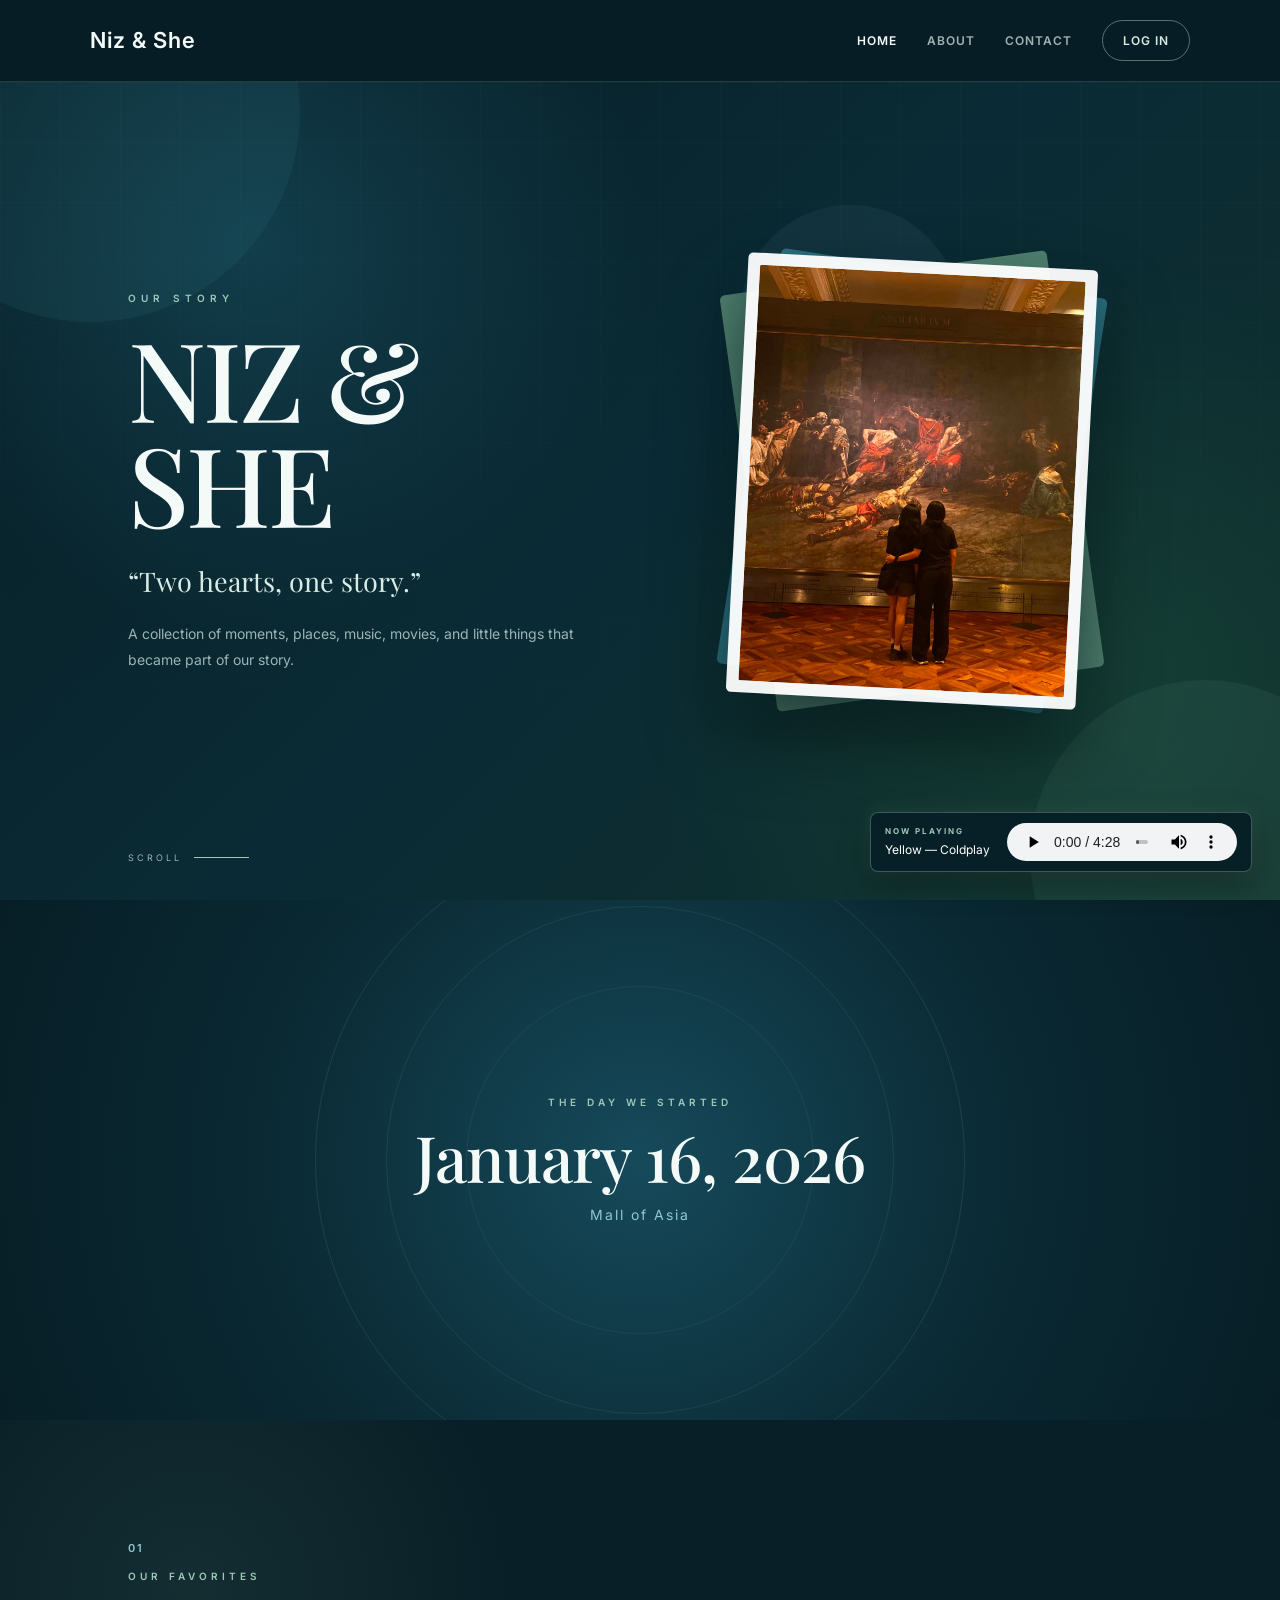
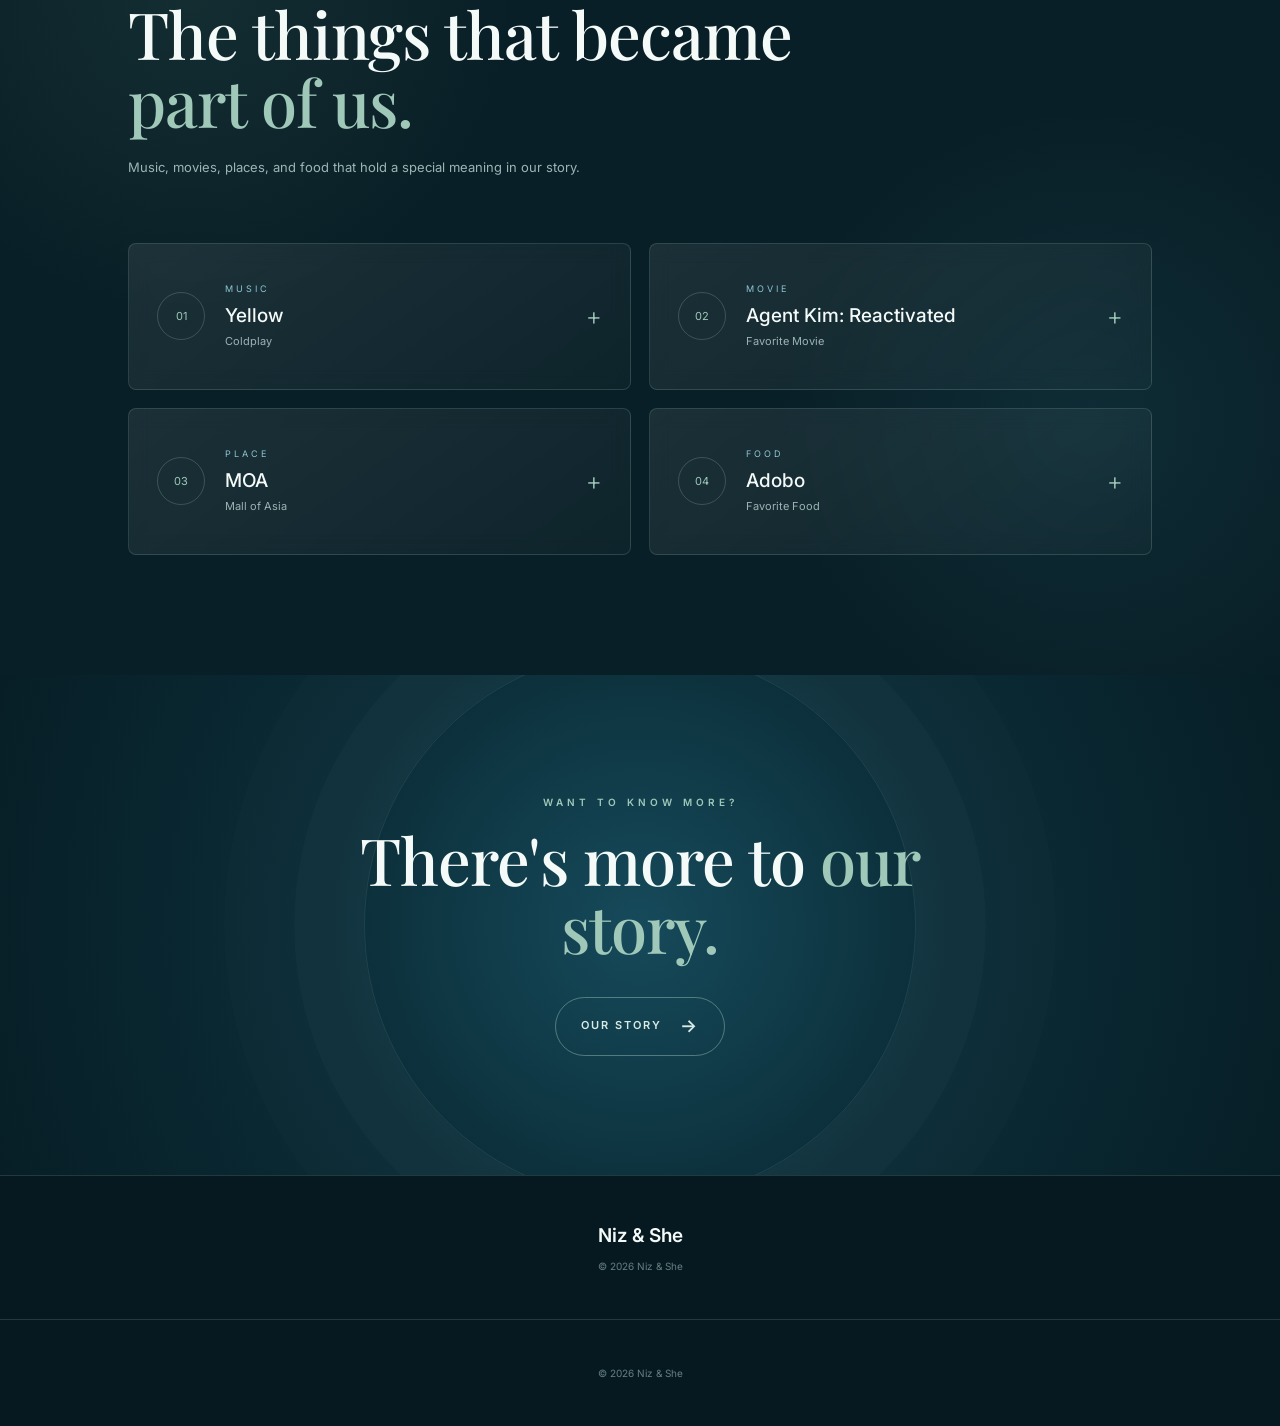
<file: index.html>
<!DOCTYPE html>
<html lang="en">

<head>
    <meta charset="UTF-8">
    <meta name="viewport" content="width=device-width, initial-scale=1.0">

    <title>Niz & She | Home</title>

    <link rel="stylesheet" href="style.css">
</head>

<body>

    <!-- NAVIGATION -->
    <header class="navbar">

        <a href="index.html" class="logo">
            Niz & She
        </a>

        <nav>
            <a href="index.html" class="active">Home</a>
            <a href="about.html">About</a>
            <a href="contact.html">Contact</a>
            <a href="login.html" class="nav-button">Log In</a>
        </nav>

    </header>


    <main>

        <!-- =========================
             CINEMATIC HERO
        ========================== -->

        <section class="cinematic-hero">

            <div class="bg-orb orb-one"></div>
            <div class="bg-orb orb-two"></div>
            <div class="bg-orb orb-three"></div>

            <div class="grid-background"></div>

            <div class="hero-content">

                <p class="eyebrow">
                   Our Story
                </p>

                <h1>
                    NIZ & SHE
                </h1>

                <h2>
                    “Two hearts, one story.”
                </h2>

                <p class="hero-description">
                    A collection of moments, places, music, movies,
                    and little things that became part of our story.
                </p>

            </div>


            <!-- MAIN PHOTO -->

            <div class="hero-photo-wrapper">

                <div class="photo-back green-card"></div>

                <div class="photo-back blue-card"></div>

                <div class="hero-photo">

                    <!-- CHANGE IMAGE HERE -->
                    <img src="us.jpg" alt="Niz and She">

                </div>

            </div>


            <div class="scroll-indicator">

                <span>SCROLL</span>

                <div class="scroll-line"></div>

            </div>

        </section>


        <!-- =========================
             THE DAY WE STARTED
        ========================== -->

        <section class="date-section">

            <div class="date-background"></div>

            <div class="date-content">

                <p class="section-label">
                    THE DAY WE STARTED
                </p>

                <h2>
                    January 16, 2026
                </h2>

                <p class="location">
                    Mall of Asia
                </p>

            </div>

        </section>


        <!-- =========================
             FAVORITES
        ========================== -->

        <section class="favorites-section">

            <div class="favorites-heading">

                <p class="section-number">
                    01
                </p>

                <p class="section-label">
                    OUR FAVORITES
                </p>

                <h2>
                    The things that became
                    <span>part of us.</span>
                </h2>

                <p>
                    Music, movies, places, and food that hold
                    a special meaning in our story.
                </p>

            </div>


            <div class="favorites-grid">


                <!-- SONG -->

                <details class="favorite-card">

                    <summary>

                        <div class="card-number">
                            01
                        </div>

                        <div class="card-title">

                            <small>
                                MUSIC
                            </small>

                            <h3>
                                Yellow
                            </h3>

                            <p>
                                Coldplay
                            </p>

                        </div>

                        <div class="card-arrow">
                            +
                        </div>

                    </summary>


                    <div class="favorite-details">

                        <div class="favorite-image">

                            <img
                                src="song.jpg"
                                alt="Yellow by Coldplay">

                        </div>

                        <div class="favorite-text">

                            <h3>
                                Yellow
                            </h3>

                            <p>
                                We love this song because its soft,
                                glowing melody reminds us that no matter
                                how big the universe is, we are each
                                other's bright light.
                            </p>

                        </div>

                    </div>

                </details>


                <!-- MOVIE -->

                <details class="favorite-card">

                    <summary>

                        <div class="card-number">
                            02
                        </div>

                        <div class="card-title">

                            <small>
                                MOVIE
                            </small>

                            <h3>
                                Agent Kim: Reactivated
                            </h3>

                            <p>
                                Favorite Movie
                            </p>

                        </div>

                        <div class="card-arrow">
                            +
                        </div>

                    </summary>


                    <div class="favorite-details">

                        <div class="favorite-image">

                            <img
                                src="movie.jpg"
                                alt="Agent Kim Reactivated">

                        </div>

                        <div class="favorite-text">

                            <h3>
                                Agent Kim: Reactivated
                            </h3>

                            <p>
                                We love it because its action and
                                excitement remind us that we can always
                                be each other's safe place.
                            </p>

                        </div>

                    </div>

                </details>


                <!-- PLACE -->

                <details class="favorite-card">

                    <summary>

                        <div class="card-number">
                            03
                        </div>

                        <div class="card-title">

                            <small>
                                PLACE
                            </small>

                            <h3>
                                MOA
                            </h3>

                            <p>
                                Mall of Asia
                            </p>

                        </div>

                        <div class="card-arrow">
                            +
                        </div>

                    </summary>


                    <div class="favorite-details">

                        <div class="favorite-image">

                            <img
                                src="moa.jpg"
                                alt="Mall of Asia">

                        </div>

                        <div class="favorite-text">

                            <h3>
                                Mall of Asia
                            </h3>

                            <p>
                                This place is special because
                                it is where our story began.
                            </p>

                        </div>

                    </div>

                </details>


                <!-- FOOD -->

                <details class="favorite-card">

                    <summary>

                        <div class="card-number">
                            04
                        </div>

                        <div class="card-title">

                            <small>
                                FOOD
                            </small>

                            <h3>
                                Adobo
                            </h3>

                            <p>
                                Favorite Food
                            </p>

                        </div>

                        <div class="card-arrow">
                            +
                        </div>

                    </summary>


                    <div class="favorite-details">

                        <div class="favorite-image">

                            <img
                                src="adobo.jpg"
                                alt="Adobo">

                        </div>

                        <div class="favorite-text">

                            <h3>
                                Adobo
                            </h3>

                            <p>
                                We love adobo because its comforting
                                and familiar taste reminds us of the
                                comfort we find in each other.
                            </p>

                        </div>

                    </div>

                </details>

            </div>

        </section>


        <!-- =========================
             ABOUT LINK
        ========================== -->

        <section class="story-link-section">

            <div class="story-link-content">

                <p class="section-label">
                    WANT TO KNOW MORE?
                </p>

                <h2>
                    There's more to
                    <span>our story.</span>
                </h2>

                <a href="about.html" class="story-button">
                    OUR STORY
                    <span>→</span>
                </a>

            </div>

        </section>

    </main>


    <!-- FOOTER -->

    <footer>

        <div class="footer-logo">
            Niz & She
        </div>

        <p>
            © 2026 Niz & She
        </p>

    </footer>

        </section>

    <footer>
        <p>© 2026 Niz & She</p>
    </footer>


    <!-- CINEMATIC MUSIC PLAYER -->

    <div class="music-player">

        <div class="music-info">

            <span class="music-label">
                NOW PLAYING
            </span>

            <span class="music-title">
                Yellow — Coldplay
            </span>

        </div>

        <audio controls loop>
            <source src="yellow.mp3" type="audio/mpeg">
            Your browser does not support the audio element.
        </audio>

    </div>

</body>

</html>
</file>
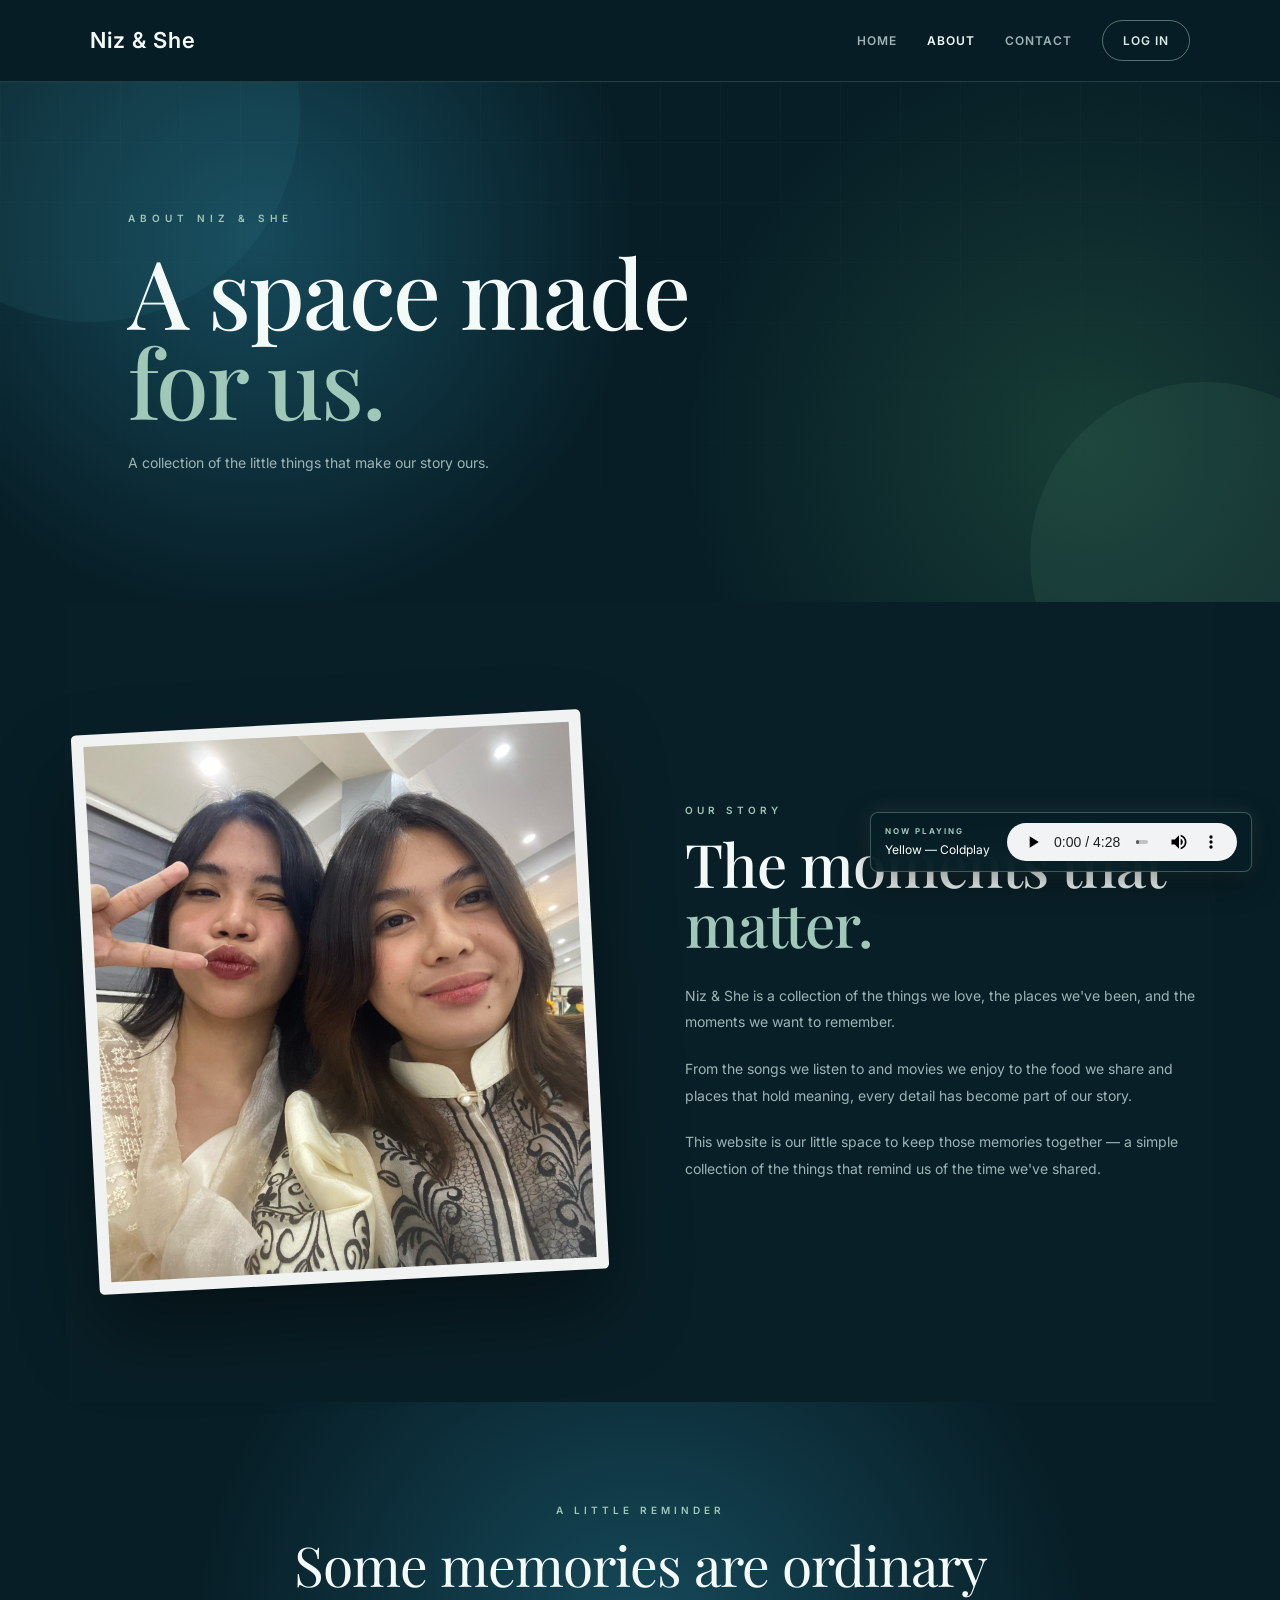
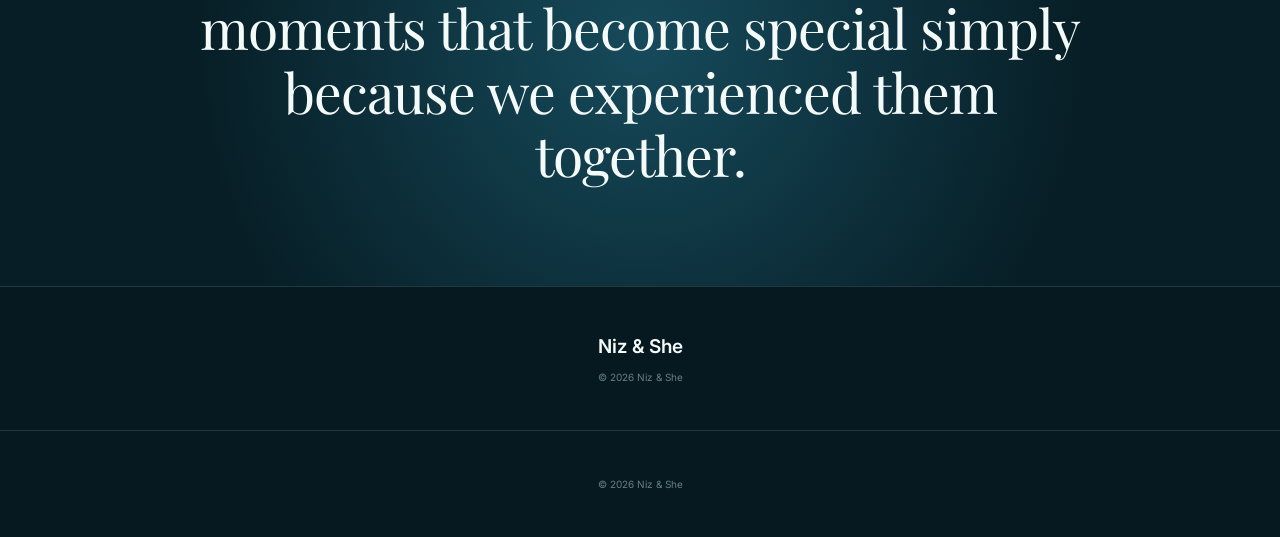
<file: about.html>
<!DOCTYPE html>
<html lang="en">

<head>

    <meta charset="UTF-8">
    <meta name="viewport" content="width=device-width, initial-scale=1.0">

    <title>Niz & She | About</title>

    <link rel="stylesheet" href="style.css">

</head>


<body class="inner-page">


    <!-- NAVIGATION -->

    <header class="navbar">

        <a href="index.html" class="logo">
            Niz & She
        </a>

        <nav>

            <a href="index.html">
                Home
            </a>

            <a href="about.html" class="active">
                About
            </a>

            <a href="contact.html">
                Contact
            </a>

            <a href="login.html" class="nav-button">
                Log In
            </a>

        </nav>

    </header>


    <main>


        <!-- ABOUT HERO -->

        <section class="inner-hero">

            <div class="bg-orb orb-one"></div>
            <div class="bg-orb orb-two"></div>

            <div class="grid-background"></div>

            <div class="inner-hero-content">

                <p class="eyebrow">
                    ABOUT NIZ & SHE
                </p>

                <h1>
                    A space made <br>
                    <span> for us.</span>
                </h1>

                <p>
                    A collection of the little things
                    that make our story ours.
                </p>

            </div>

        </section>


        <!-- OUR STORY -->

        <section class="about-section">


            <!-- PHOTO -->

            <div class="about-photo">

                <!-- CHANGE IMAGE HERE -->

                <img
                    src="about.jpg"
                    alt="Niz and She">

            </div>


            <!-- STORY -->

            <div class="about-text">

                <p class="section-label">
                    OUR STORY
                </p>

                <h2>
                    The moments that
                    <span>matter.</span>
                </h2>

                <p>
                    Niz & She is a collection of the things we love,
                    the places we've been, and the moments we want
                    to remember.
                </p>

                <p>
                    From the songs we listen to and movies we enjoy
                    to the food we share and places that hold meaning,
                    every detail has become part of our story.
                </p>

                <p>
                    This website is our little space to keep those
                    memories together — a simple collection of the
                    things that remind us of the time we've shared.
                </p>

            </div>

        </section>


        <!-- CLOSING STATEMENT -->

        <section class="about-closing">

            <div class="about-closing-content">

                <p class="section-label">
                    A LITTLE REMINDER
                </p>

                <h2>
                    Some memories are ordinary moments
                    that become special simply because
                    we experienced them together.
                </h2>

            </div>

        </section>


    </main>


    <!-- FOOTER -->

    <footer>

        <div class="footer-logo">
            Niz & She
        </div>

        <p>
            © 2026 Niz & She
        </p>

    </footer>

        </section>

    <footer>
        <p>© 2026 Niz & She</p>
    </footer>


    <!-- CINEMATIC MUSIC PLAYER -->

    <div class="music-player">

        <div class="music-info">

            <span class="music-label">
                NOW PLAYING
            </span>

            <span class="music-title">
                Yellow — Coldplay
            </span>

        </div>

        <audio controls loop>
            <source src="yellow.mp3" type="audio/mpeg">
            Your browser does not support the audio element.
        </audio>

    </div>

</body>

</html>
</file>
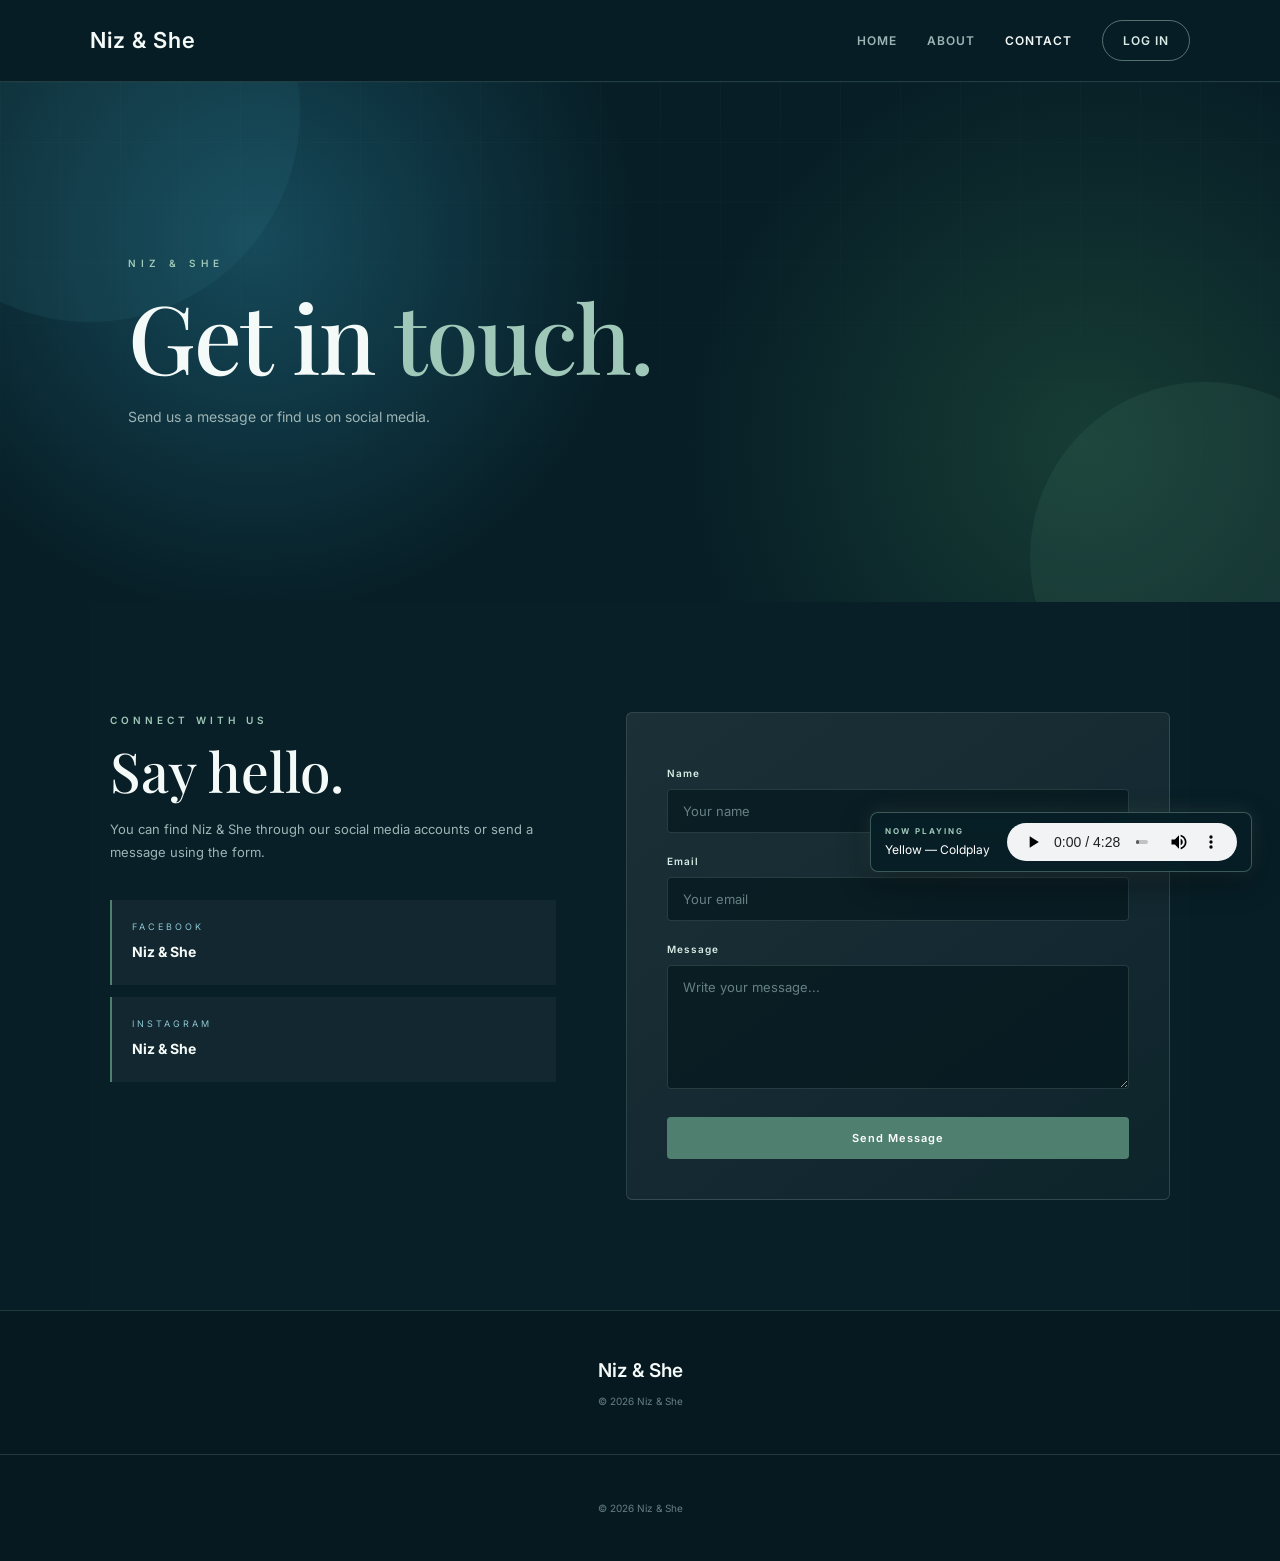
<file: contact.html>
<!DOCTYPE html>
<html lang="en">

<head>

    <meta charset="UTF-8">
    <meta name="viewport" content="width=device-width, initial-scale=1.0">

    <title>Niz & She | Contact</title>

    <link rel="stylesheet" href="style.css">

</head>


<body class="inner-page">


    <!-- NAVIGATION -->

    <header class="navbar">

        <a href="index.html" class="logo">
            Niz & She
        </a>

        <nav>

            <a href="index.html">
                Home
            </a>

            <a href="about.html">
                About
            </a>

            <a href="contact.html" class="active">
                Contact
            </a>

            <a href="login.html" class="nav-button">
                Log In
            </a>

        </nav>

    </header>


    <main>


        <!-- CONTACT HERO -->

        <section class="inner-hero contact-hero">

            <div class="bg-orb orb-one"></div>
            <div class="bg-orb orb-two"></div>

            <div class="grid-background"></div>

            <div class="inner-hero-content">

                <p class="eyebrow">
                    NIZ & SHE
                </p>

                <h1>
                    Get in
                    <span>touch.</span>
                </h1>

                <p>
                    Send us a message or find us on social media.
                </p>

            </div>

        </section>


        <!-- CONTACT CONTENT -->

        <section class="contact-section">


            <div class="contact-info">

                <p class="section-label">
                    CONNECT WITH US
                </p>

                <h2>
                    Say hello.
                </h2>

                <p>
                    You can find Niz & She through our social
                    media accounts or send a message using
                    the form.
                </p>


                <div class="social-card">

                    <small>
                        FACEBOOK
                    </small>

                    <strong>
                        Niz & She
                    </strong>

                </div>


                <div class="social-card">

                    <small>
                        INSTAGRAM
                    </small>

                    <strong>
                        Niz & She
                    </strong>

                </div>

            </div>


            <div class="contact-form-card">

                <form>

                    <label for="name">
                        Name
                    </label>

                    <input
                        type="text"
                        id="name"
                        placeholder="Your name"
                        required>


                    <label for="email">
                        Email
                    </label>

                    <input
                        type="email"
                        id="email"
                        placeholder="Your email"
                        required>


                    <label for="message">
                        Message
                    </label>

                    <textarea
                        id="message"
                        rows="6"
                        placeholder="Write your message..."
                        required></textarea>


                    <button type="submit">
                        Send Message
                    </button>

                </form>

            </div>

        </section>

    </main>


    <!-- FOOTER -->

    <footer>

        <div class="footer-logo">
            Niz & She
        </div>

        <p>
            © 2026 Niz & She
        </p>

    </footer>

        </section>

    <footer>
        <p>© 2026 Niz & She</p>
    </footer>


    <!-- CINEMATIC MUSIC PLAYER -->

    <div class="music-player">

        <div class="music-info">

            <span class="music-label">
                NOW PLAYING
            </span>

            <span class="music-title">
                Yellow — Coldplay
            </span>

        </div>

        <audio controls loop>
            <source src="yellow.mp3" type="audio/mpeg">
            Your browser does not support the audio element.
        </audio>

    </div>

</body>

</html>
</file>
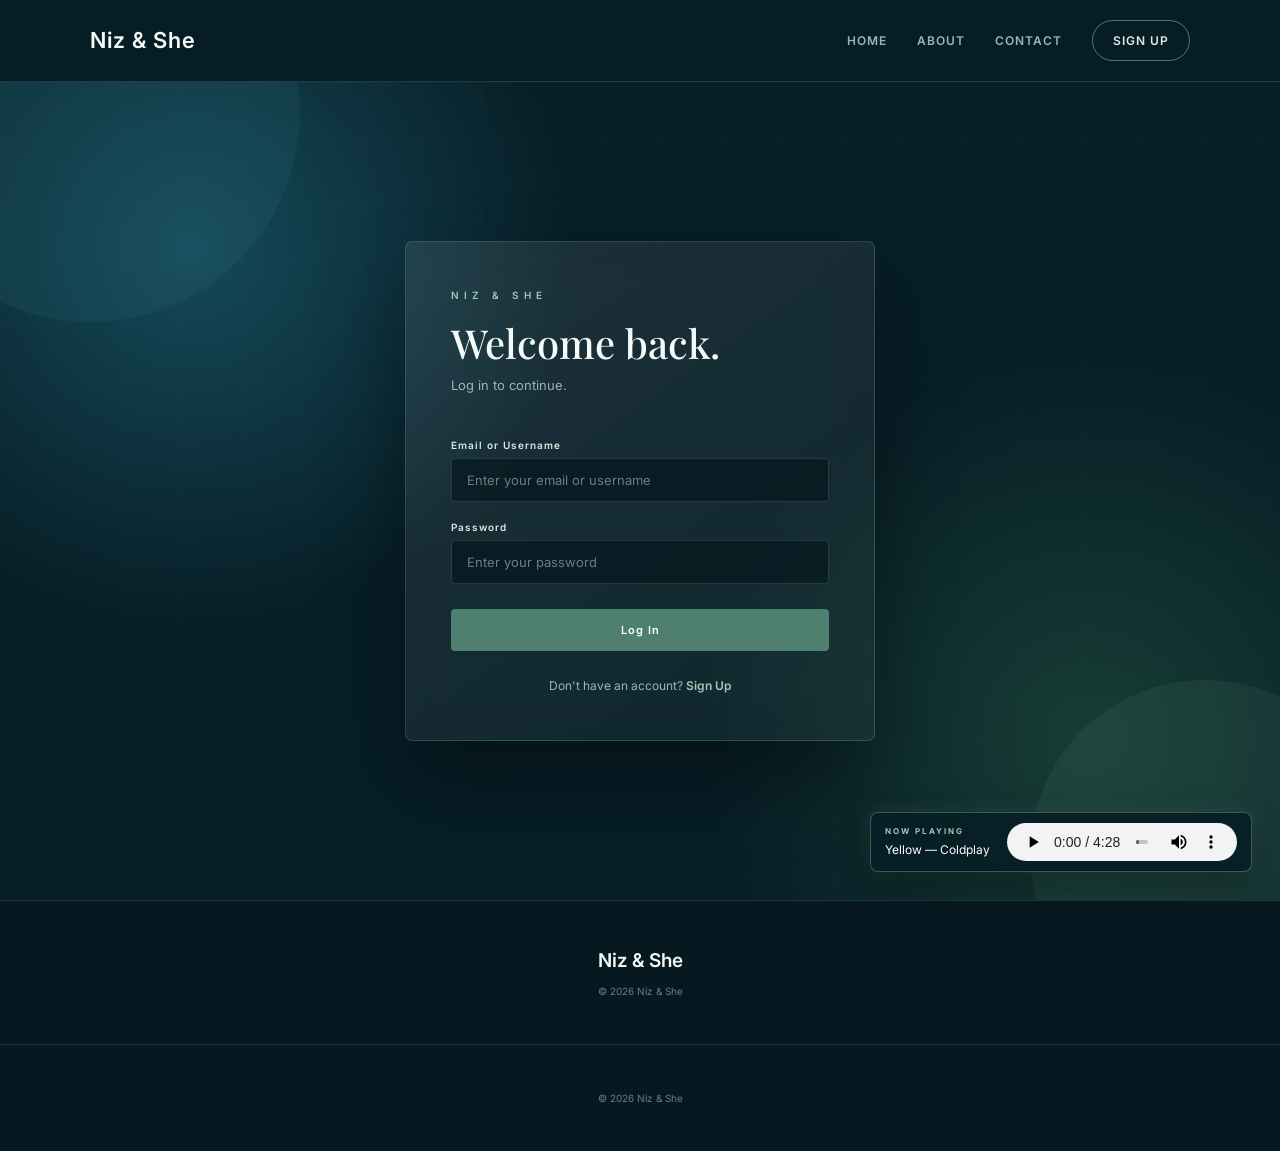
<file: login.html>
<!DOCTYPE html>
<html lang="en">

<head>

    <meta charset="UTF-8">
    <meta name="viewport" content="width=device-width, initial-scale=1.0">

    <title>Niz & She | Log In</title>

    <link rel="stylesheet" href="style.css">

</head>


<body class="auth-page">


    <!-- NAVIGATION -->

    <header class="navbar">

        <a href="index.html" class="logo">
            Niz & She
        </a>

        <nav>

            <a href="index.html">
                Home
            </a>

            <a href="about.html">
                About
            </a>

            <a href="contact.html">
                Contact
            </a>

            <a href="signup.html" class="nav-button">
                Sign Up
            </a>

        </nav>

    </header>


    <!-- LOGIN -->

    <main class="auth-wrapper">

        <div class="auth-background">

            <div class="bg-orb orb-one"></div>
            <div class="bg-orb orb-two"></div>

            <div class="grid-background"></div>

        </div>


        <section class="auth-card">

            <p class="eyebrow">
                NIZ & SHE
            </p>

            <h1>
                Welcome back.
            </h1>

            <p class="auth-description">
                Log in to continue.
            </p>


            <form>

                <label for="login-user">
                    Email or Username
                </label>

                <input
                    type="text"
                    id="login-user"
                    placeholder="Enter your email or username"
                    required>


                <label for="login-password">
                    Password
                </label>

                <input
                    type="password"
                    id="login-password"
                    placeholder="Enter your password"
                    required>


                <button type="submit">
                    Log In
                </button>

            </form>


            <p class="form-switch">

                Don't have an account?

                <a href="signup.html">
                    Sign Up
                </a>

            </p>

        </section>

    </main>


    <!-- FOOTER -->

    <footer>

        <div class="footer-logo">
            Niz & She
        </div>

        <p>
            © 2026 Niz & She
        </p>

    </footer>

        </section>

    <footer>
        <p>© 2026 Niz & She</p>
    </footer>


    <!-- CINEMATIC MUSIC PLAYER -->

    <div class="music-player">

        <div class="music-info">

            <span class="music-label">
                NOW PLAYING
            </span>

            <span class="music-title">
                Yellow — Coldplay
            </span>

        </div>

        <audio controls loop>
            <source src="yellow.mp3" type="audio/mpeg">
            Your browser does not support the audio element.
        </audio>

    </div>

</body>

</html>
</file>
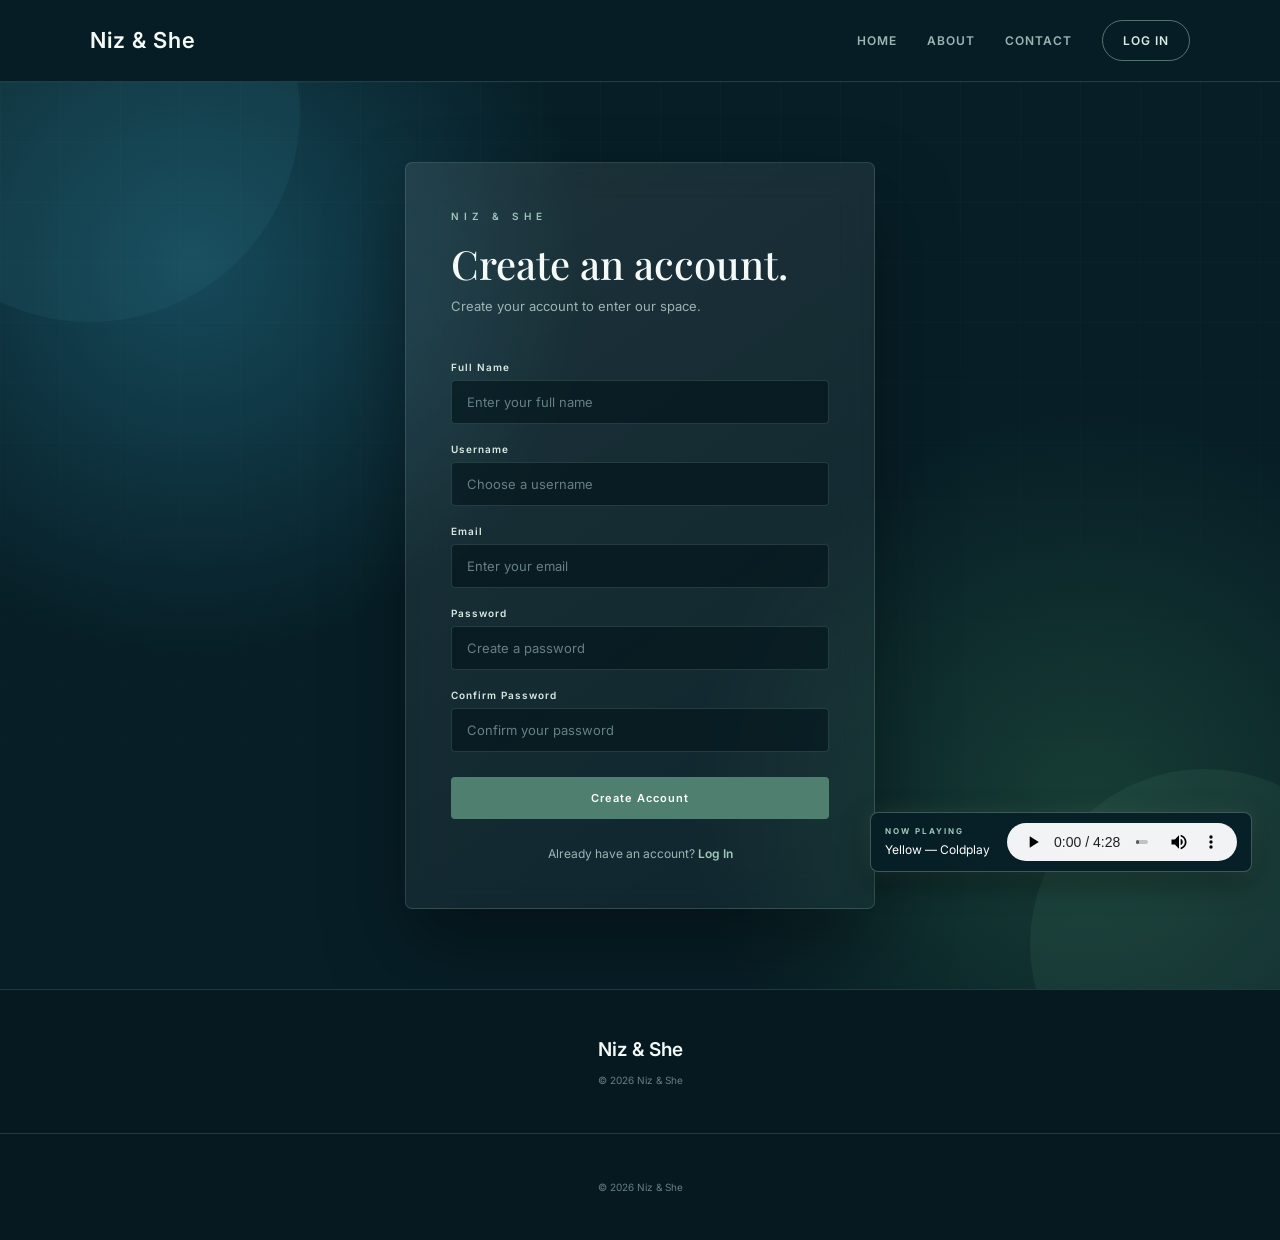
<file: signup.html>
<!DOCTYPE html>
<html lang="en">

<head>

    <meta charset="UTF-8">
    <meta name="viewport" content="width=device-width, initial-scale=1.0">

    <title>Niz & She | Sign Up</title>

    <link rel="stylesheet" href="style.css">

</head>


<body class="auth-page">


    <!-- NAVIGATION -->

    <header class="navbar">

        <a href="index.html" class="logo">
            Niz & She
        </a>

        <nav>

            <a href="index.html">
                Home
            </a>

            <a href="about.html">
                About
            </a>

            <a href="contact.html">
                Contact
            </a>

            <a href="login.html" class="nav-button">
                Log In
            </a>

        </nav>

    </header>


    <!-- SIGN UP -->

    <main class="auth-wrapper">

        <div class="auth-background">

            <div class="bg-orb orb-one"></div>
            <div class="bg-orb orb-two"></div>

            <div class="grid-background"></div>

        </div>


        <section class="auth-card signup-card">

            <p class="eyebrow">
                NIZ & SHE
            </p>

            <h1>
                Create an account.
            </h1>

            <p class="auth-description">
                Create your account to enter our space.
            </p>


            <form>

                <label for="fullname">
                    Full Name
                </label>

                <input
                    type="text"
                    id="fullname"
                    placeholder="Enter your full name"
                    required>


                <label for="username">
                    Username
                </label>

                <input
                    type="text"
                    id="username"
                    placeholder="Choose a username"
                    required>


                <label for="email">
                    Email
                </label>

                <input
                    type="email"
                    id="email"
                    placeholder="Enter your email"
                    required>


                <label for="password">
                    Password
                </label>

                <input
                    type="password"
                    id="password"
                    placeholder="Create a password"
                    required>


                <label for="confirm-password">
                    Confirm Password
                </label>

                <input
                    type="password"
                    id="confirm-password"
                    placeholder="Confirm your password"
                    required>


                <button type="submit">
                    Create Account
                </button>

            </form>


            <p class="form-switch">

                Already have an account?

                <a href="login.html">
                    Log In
                </a>

            </p>

        </section>

    </main>


    <!-- FOOTER -->

    <footer>

        <div class="footer-logo">
            Niz & She
        </div>

        <p>
            © 2026 Niz & She
        </p>

    </footer>

        </section>

    <footer>
        <p>© 2026 Niz & She</p>
    </footer>


    <!-- CINEMATIC MUSIC PLAYER -->

    <div class="music-player">

        <div class="music-info">

            <span class="music-label">
                NOW PLAYING
            </span>

            <span class="music-title">
                Yellow — Coldplay
            </span>

        </div>

        <audio controls loop>
            <source src="yellow.mp3" type="audio/mpeg">
            Your browser does not support the audio element.
        </audio>

    </div>


</body>

</html>
</file>
<file: style.css>
@import url('https://fonts.googleapis.com/css2?family=Inter:wght@300;400;500;600;700&family=Playfair+Display:wght@400;500;600&display=swap');


/* =========================================================
   RESET
========================================================= */

* {
    margin: 0;
    padding: 0;
    box-sizing: border-box;
}


html {
    scroll-behavior: smooth;
}


body {
    font-family: 'Inter', sans-serif;

    background: #071e26;

    color: #edf7f4;

    line-height: 1.6;
}


img {
    display: block;
    max-width: 100%;
}


a {
    text-decoration: none;
}


/* =========================================================
   COLORS
========================================================= */

:root {

    --deep-blue: #071e26;
    --dark-blue: #0b2d38;
    --blue: #164a5b;
    --soft-blue: #8fc7d4;

    --green: #4f806f;
    --light-green: #9fc8b8;
    --pale-green: #d8ebe4;

    --white: #f4faf8;
    --muted: #9db4b5;

    --border: rgba(180, 220, 211, 0.16);
}


/* =========================================================
   HEADINGS
========================================================= */

.hero-content h1,
.hero-content h2,
.favorites-heading h2,
.date-content h2,
.inner-hero h1,
.about-text h2,
.about-closing h2,
.auth-card h1,
.contact-info h2,
.story-link-content h2 {

    font-family: 'Playfair Display', serif;

    font-weight: 500;
}


/* =========================================================
   NAVIGATION
========================================================= */

.navbar {

    width: 100%;

    min-height: 82px;

    padding: 0 7%;

    display: flex;

    align-items: center;

    justify-content: space-between;

    position: sticky;

    top: 0;

    z-index: 1000;

    background: rgba(7, 30, 38, 0.88);

    backdrop-filter: blur(16px);

    border-bottom: 1px solid var(--border);
}


.logo {

    color: var(--white);

    font-size: 22px;

    font-weight: 600;

    letter-spacing: 1px;

    transition: 0.3s ease;
}


.logo:hover {
    color: var(--light-green);
}


.navbar nav {

    display: flex;

    align-items: center;

    gap: 30px;
}


.navbar nav a {

    color: var(--muted);

    font-size: 12px;

    font-weight: 600;

    text-transform: uppercase;

    letter-spacing: 1px;

    transition: 0.3s ease;
}


.navbar nav a:hover,
.navbar nav a.active {

    color: var(--white);
}


.nav-button {

    padding: 10px 20px;

    border: 1px solid rgba(159, 200, 184, 0.5);

    border-radius: 30px;

    color: var(--pale-green) !important;

    transition: 0.3s ease;
}


.nav-button:hover {

    background: var(--green);

    border-color: var(--green);

    color: white !important;
}


/* =========================================================
   GENERAL TEXT
========================================================= */

.eyebrow {

    color: var(--light-green);

    font-size: 10px;

    font-weight: 600;

    letter-spacing: 5px;

    text-transform: uppercase;

    margin-bottom: 20px;
}


.section-label {

    color: var(--light-green);

    font-size: 10px;

    font-weight: 600;

    letter-spacing: 4px;

    text-transform: uppercase;

    margin-bottom: 15px;
}


.section-number {

    color: var(--soft-blue);

    font-size: 11px;

    font-weight: 600;

    letter-spacing: 2px;

    margin-bottom: 10px;
}


/* =========================================================
   BACKGROUND ORBS
========================================================= */

.bg-orb {

    position: absolute;

    border-radius: 50%;

    pointer-events: none;

    opacity: 0.45;

    animation: floating 8s ease-in-out infinite;
}


.orb-one {

    width: 420px;

    height: 420px;

    background: rgba(46, 115, 130, 0.35);

    top: -180px;

    left: -120px;
}


.orb-two {

    width: 350px;

    height: 350px;

    background: rgba(79, 128, 111, 0.32);

    right: -100px;

    bottom: -130px;

    animation-delay: 2s;
}


.orb-three {

    width: 220px;

    height: 220px;

    background: rgba(143, 199, 212, 0.15);

    right: 25%;

    top: 15%;

    animation-delay: 4s;
}


@keyframes floating {

    0%,
    100% {
        transform: translateY(0);
    }

    50% {
        transform: translateY(-20px);
    }
}


/* =========================================================
   GRID BACKGROUND
========================================================= */

.grid-background {

    position: absolute;

    inset: 0;

    opacity: 0.12;

    background-image:

        linear-gradient(
            rgba(159, 200, 184, 0.2) 1px,
            transparent 1px
        ),

        linear-gradient(
            90deg,
            rgba(159, 200, 184, 0.2) 1px,
            transparent 1px
        );

    background-size: 60px 60px;

    mask-image:
        linear-gradient(
            to bottom,
            black,
            transparent
        );

    pointer-events: none;
}


/* =========================================================
   HOME HERO
========================================================= */

.cinematic-hero {

    min-height: calc(100vh - 82px);

    position: relative;

    overflow: hidden;

    display: flex;

    align-items: center;

    justify-content: space-between;

    padding: 100px 10% 120px;

    background:

        radial-gradient(
            circle at 20% 20%,
            #123d4b 0%,
            transparent 32%
        ),

        radial-gradient(
            circle at 85% 75%,
            #153e35 0%,
            transparent 35%
        ),

        linear-gradient(
            135deg,
            #071e26,
            #0a2b35 50%,
            #102f2b
        );
}


.hero-content {

    width: 48%;

    position: relative;

    z-index: 5;
}


.hero-content h1 {

    font-size: clamp(60px, 9vw, 110px);

    line-height: 0.95;

    letter-spacing: -3px;

    color: var(--white);

    margin-bottom: 25px;
}


.hero-content h2 {

    color: var(--pale-green);

    font-size: clamp(20px, 2.5vw, 27px);

    font-weight: 400;

    margin-bottom: 18px;
}


.hero-description {

    max-width: 500px;

    color: var(--muted);

    font-size: 14px;

    line-height: 1.8;
}


/* =========================================================
   HERO PHOTO
========================================================= */

.hero-photo-wrapper {

    width: 480px;

    height: 540px;

    position: relative;

    display: flex;

    align-items: center;

    justify-content: center;

    z-index: 5;
}


.hero-photo {

    width: 350px;

    height: 440px;

    padding: 12px;

    background: rgba(255, 255, 255, 0.94);

    border-radius: 5px;

    box-shadow:

        0 40px 80px rgba(0, 0, 0, 0.45),

        0 15px 30px rgba(15, 65, 75, 0.3);

    transform: rotate(3deg);

    position: relative;

    z-index: 5;

    transition:
        transform 0.6s ease,
        box-shadow 0.6s ease;
}


.hero-photo:hover {

    transform:
        rotate(0deg)
        translateY(-12px)
        scale(1.02);

    box-shadow:

        0 50px 100px rgba(0, 0, 0, 0.5);
}


.hero-photo img {

    width: 100%;

    height: 100%;

    object-fit: cover;

    border-radius: 2px;
}


.photo-back {

    position: absolute;

    width: 330px;

    height: 420px;

    border-radius: 5px;
}


.green-card {

    background: #4f806f;

    transform: rotate(-8deg);

    z-index: 2;
}


.blue-card {

    background: #2b7181;

    transform: rotate(9deg);

    z-index: 3;
}


/* =========================================================
   SCROLL
========================================================= */

.scroll-indicator {

    position: absolute;

    bottom: 35px;

    left: 10%;

    display: flex;

    align-items: center;

    gap: 12px;

    color: var(--muted);

    font-size: 9px;

    letter-spacing: 3px;

    z-index: 5;
}


.scroll-line {

    width: 55px;

    height: 1px;

    background: var(--light-green);
}


/* =========================================================
   DATE SECTION
========================================================= */

.date-section {

    min-height: 520px;

    position: relative;

    display: flex;

    align-items: center;

    justify-content: center;

    text-align: center;

    overflow: hidden;

    background:

        radial-gradient(
            circle at center,
            #164a5b,
            #0a2933 55%,
            #071e26 100%
        );
}


.date-background {

    position: absolute;

    width: 650px;

    height: 650px;

    border: 1px solid rgba(159, 200, 184, 0.12);

    border-radius: 50%;
}


.date-background::before {

    content: "";

    position: absolute;

    inset: 70px;

    border: 1px solid rgba(159, 200, 184, 0.1);

    border-radius: 50%;
}


.date-background::after {

    content: "";

    position: absolute;

    inset: 150px;

    border: 1px solid rgba(159, 200, 184, 0.08);

    border-radius: 50%;
}


.date-content {

    position: relative;

    z-index: 2;
}


.date-content h2 {

    font-size: clamp(38px, 5vw, 65px);

    line-height: 1;

    color: var(--white);

    letter-spacing: -1px;

    margin-bottom: 15px;
}


.location {

    color: var(--soft-blue);

    font-size: 14px;

    letter-spacing: 2px;
}


/* =========================================================
   FAVORITES
========================================================= */

.favorites-section {

    min-height: 850px;

    padding: 120px 10%;

    background:

        radial-gradient(
            circle at 15% 20%,
            rgba(79, 128, 111, 0.15),
            transparent 25%
        ),

        radial-gradient(
            circle at 85% 70%,
            rgba(43, 113, 129, 0.16),
            transparent 25%
        ),

        #091f27;
}


.favorites-heading {

    max-width: 700px;

    margin-bottom: 65px;
}


.favorites-heading h2 {

    font-size: clamp(38px, 5.5vw, 65px);

    line-height: 1.05;

    letter-spacing: -1px;

    color: var(--white);

    margin-bottom: 22px;
}


.favorites-heading h2 span {

    color: var(--light-green);
}


.favorites-heading > p:last-child {

    max-width: 500px;

    color: var(--muted);

    font-size: 13px;
}


.favorites-grid {

    max-width: 1150px;

    margin: auto;

    display: grid;

    grid-template-columns: repeat(2, 1fr);

    gap: 18px;
}


/* =========================================================
   FAVORITE CARDS
========================================================= */

.favorite-card {

    background:

        linear-gradient(
            145deg,
            rgba(255, 255, 255, 0.08),
            rgba(255, 255, 255, 0.025)
        );

    border: 1px solid var(--border);

    border-radius: 8px;

    overflow: hidden;

    backdrop-filter: blur(10px);

    transition:
        transform 0.4s ease,
        border-color 0.4s ease;
}


.favorite-card:hover {

    transform: translateY(-7px);

    border-color: rgba(159, 200, 184, 0.35);
}


.favorite-card summary {

    list-style: none;

    cursor: pointer;

    min-height: 145px;

    padding: 28px;

    display: flex;

    align-items: center;

    gap: 20px;
}


.favorite-card summary::-webkit-details-marker {
    display: none;
}


.card-number {

    width: 48px;

    height: 48px;

    display: flex;

    align-items: center;

    justify-content: center;

    flex-shrink: 0;

    border: 1px solid rgba(159, 200, 184, 0.25);

    border-radius: 50%;

    color: var(--light-green);

    font-size: 11px;
}


.card-title small {

    display: block;

    color: var(--soft-blue);

    font-size: 9px;

    letter-spacing: 3px;

    margin-bottom: 5px;
}


.card-title h3 {

    color: var(--white);

    font-size: 19px;

    margin-bottom: 2px;

    font-weight: 500;
}


.card-title p {

    color: var(--muted);

    font-size: 11px;
}


.card-arrow {

    margin-left: auto;

    color: var(--light-green);

    font-size: 25px;

    font-weight: 300;

    transition: 0.4s ease;
}


.favorite-card[open] .card-arrow {

    transform: rotate(45deg);
}


/* =========================================================
   CARD DETAILS
========================================================= */

.favorite-details {

    display: grid;

    grid-template-columns: 180px 1fr;

    gap: 25px;

    padding: 0 28px 28px;

    animation: revealDetails 0.4s ease;
}


@keyframes revealDetails {

    from {
        opacity: 0;
        transform: translateY(-10px);
    }

    to {
        opacity: 1;
        transform: translateY(0);
    }
}


.favorite-image {

    width: 180px;

    height: 180px;

    overflow: hidden;

    border-radius: 5px;

    border: 1px solid var(--border);
}


.favorite-image img {

    width: 100%;

    height: 100%;

    object-fit: cover;

    transition: 0.5s ease;
}


.favorite-card:hover .favorite-image img {

    transform: scale(1.05);
}


.favorite-text {

    align-self: center;
}


.favorite-text h3 {

    color: var(--white);

    font-size: 22px;

    margin-bottom: 10px;

    font-weight: 500;
}


.favorite-text p {

    color: var(--muted);

    font-size: 13px;

    line-height: 1.8;
}


/* =========================================================
   STORY LINK
========================================================= */

.story-link-section {

    min-height: 500px;

    position: relative;

    display: flex;

    align-items: center;

    justify-content: center;

    text-align: center;

    overflow: hidden;

    background:

        radial-gradient(
            circle at 50% 50%,
            #164a5b 0%,
            #0b2d38 45%,
            #071e26 100%
        );
}


.story-link-section::before {

    content: "";

    position: absolute;

    width: 550px;

    height: 550px;

    border: 1px solid rgba(159, 200, 184, 0.12);

    border-radius: 50%;

    box-shadow:
        0 0 0 70px rgba(159, 200, 184, 0.025),
        0 0 0 140px rgba(159, 200, 184, 0.015);
}


.story-link-content {

    position: relative;

    z-index: 2;

    max-width: 650px;

    padding: 40px 20px;
}


.story-link-content h2 {

    font-size: clamp(40px, 6vw, 65px);

    line-height: 1.05;

    letter-spacing: -1px;

    color: var(--white);

    margin-bottom: 35px;
}


.story-link-content h2 span {

    color: var(--light-green);
}


.story-button {

    display: inline-flex;

    align-items: center;

    gap: 18px;

    padding: 14px 25px;

    border: 1px solid rgba(159, 200, 184, 0.45);

    border-radius: 40px;

    color: var(--pale-green);

    font-size: 11px;

    font-weight: 600;

    letter-spacing: 2px;

    transition: all 0.35s ease;
}


.story-button span {

    font-size: 18px;

    transition: transform 0.35s ease;
}


.story-button:hover {

    background: var(--green);

    border-color: var(--green);

    color: white;

    transform: translateY(-4px);

    box-shadow:
        0 15px 30px rgba(0, 0, 0, 0.25);
}


.story-button:hover span {

    transform: translateX(5px);
}


/* =========================================================
   INNER HERO
========================================================= */

.inner-hero {

    min-height: 520px;

    position: relative;

    display: flex;

    align-items: center;

    padding: 100px 10%;

    overflow: hidden;

    background:

        radial-gradient(
            circle at 20% 30%,
            #164a5b,
            transparent 35%
        ),

        radial-gradient(
            circle at 85% 70%,
            #173d35,
            transparent 35%
        ),

        #071e26;
}


.inner-hero-content {

    position: relative;

    z-index: 5;

    max-width: 800px;
}


.inner-hero h1 {

    color: var(--white);

    font-size: clamp(55px, 8vw, 95px);

    line-height: 0.95;

    letter-spacing: -2px;

    margin-bottom: 25px;

    max-width: 650px;
}


.inner-hero h1 span {

    color: var(--light-green);
}


.inner-hero-content > p:last-child {

    max-width: 500px;

    color: var(--muted);

    font-size: 14px;
}


/* =========================================================
   ABOUT
========================================================= */

.about-section {

    max-width: 1150px;

    margin: auto;

    padding: 120px 20px;

    display: grid;

    grid-template-columns: 1fr 1fr;

    gap: 90px;

    align-items: center;

    background: #091f27;
}


.about-photo {

    height: 560px;

    padding: 12px;

    background: rgba(255, 255, 255, 0.94);

    border-radius: 5px;

    box-shadow:
        0 40px 80px rgba(0, 0, 0, 0.4);

    transform: rotate(-3deg);

    transition: 0.5s ease;
}


.about-photo:hover {

    transform:
        rotate(0deg)
        translateY(-10px);
}


.about-photo img {

    width: 100%;

    height: 100%;

    object-fit: cover;
}


.about-text h2 {

    color: var(--white);

    font-size: clamp(40px, 5vw, 60px);

    line-height: 1;

    letter-spacing: -1px;

    margin-bottom: 30px;
}


.about-text h2 span {

    color: var(--light-green);
}


.about-text p:not(.section-label) {

    color: var(--muted);

    font-size: 14px;

    line-height: 1.9;

    margin-bottom: 20px;
}


/* =========================================================
   ABOUT CLOSING
========================================================= */

.about-closing {

    min-height: 480px;

    padding: 100px 10%;

    display: flex;

    align-items: center;

    justify-content: center;

    text-align: center;

    background:

        radial-gradient(
            circle at center,
            #164a5b,
            #071e26 65%
        );
}


.about-closing-content {

    max-width: 900px;
}


.about-closing h2 {

    color: var(--white);

    font-size: clamp(30px, 5vw, 55px);

    line-height: 1.15;

    font-weight: 400;

    letter-spacing: -1px;
}


/* =========================================================
   CONTACT
========================================================= */

.contact-section {

    max-width: 1100px;

    margin: auto;

    padding: 110px 20px;

    display: grid;

    grid-template-columns: 0.9fr 1.1fr;

    gap: 70px;

    align-items: start;

    background: #091f27;
}


.contact-info h2 {

    color: var(--white);

    font-size: 55px;

    line-height: 1;

    margin-bottom: 20px;
}


.contact-info > p:not(.section-label) {

    color: var(--muted);

    font-size: 13px;

    line-height: 1.8;

    margin-bottom: 35px;
}


.social-card {

    padding: 20px;

    margin-bottom: 12px;

    border-left: 2px solid var(--green);

    background: rgba(255, 255, 255, 0.035);
}


.social-card small {

    display: block;

    color: var(--soft-blue);

    font-size: 9px;

    letter-spacing: 3px;

    margin-bottom: 5px;
}


.social-card strong {

    color: var(--white);

    font-size: 14px;
}


.contact-form-card {

    padding: 40px;

    background:

        linear-gradient(
            145deg,
            rgba(255,255,255,0.08),
            rgba(255,255,255,0.025)
        );

    border: 1px solid var(--border);

    border-radius: 6px;
}


.contact-form-card form {

    display: flex;

    flex-direction: column;

    gap: 8px;
}


.contact-form-card label,
.auth-card label {

    color: var(--pale-green);

    font-size: 10px;

    font-weight: 600;

    letter-spacing: 1px;

    margin-top: 12px;
}


.contact-form-card input,
.contact-form-card textarea,
.auth-card input {

    width: 100%;

    padding: 13px 15px;

    border: 1px solid var(--border);

    border-radius: 4px;

    outline: none;

    background: rgba(4, 22, 28, 0.65);

    color: var(--white);

    font-family: inherit;

    font-size: 13px;

    transition: 0.3s ease;
}


.contact-form-card textarea {

    resize: vertical;
}


.contact-form-card input::placeholder,
.contact-form-card textarea::placeholder,
.auth-card input::placeholder {

    color: #668083;
}


.contact-form-card input:focus,
.contact-form-card textarea:focus,
.auth-card input:focus {

    border-color: var(--green);

    box-shadow:
        0 0 0 3px rgba(79, 128, 111, 0.12);
}


/* =========================================================
   BUTTONS
========================================================= */

.contact-form-card button,
.auth-card button {

    margin-top: 20px;

    padding: 14px 24px;

    border: none;

    border-radius: 4px;

    background: var(--green);

    color: white;

    font-family: inherit;

    font-size: 11px;

    font-weight: 600;

    letter-spacing: 1px;

    cursor: pointer;

    transition: 0.3s ease;
}


.contact-form-card button:hover,
.auth-card button:hover {

    background: #619681;

    transform: translateY(-3px);
}


/* =========================================================
   LOGIN / SIGN UP
========================================================= */

.auth-page {

    min-height: 100vh;

    background: #071e26;
}


.auth-wrapper {

    min-height: calc(100vh - 82px);

    position: relative;

    display: flex;

    align-items: center;

    justify-content: center;

    padding: 80px 20px;

    overflow: hidden;

    background:

        radial-gradient(
            circle at 15% 20%,
            #164a5b,
            transparent 30%
        ),

        radial-gradient(
            circle at 85% 80%,
            #173d35,
            transparent 30%
        ),

        #071e26;
}


.auth-background {

    position: absolute;

    inset: 0;

    overflow: hidden;
}


.auth-card {

    width: 100%;

    max-width: 470px;

    padding: 45px;

    position: relative;

    z-index: 5;

    background:

        linear-gradient(
            145deg,
            rgba(255,255,255,0.09),
            rgba(255,255,255,0.035)
        );

    border: 1px solid var(--border);

    border-radius: 7px;

    backdrop-filter: blur(18px);

    box-shadow:
        0 40px 80px rgba(0, 0, 0, 0.35);
}


.auth-card h1 {

    color: var(--white);

    font-size: 40px;

    line-height: 1;

    margin-bottom: 12px;
}


.auth-description {

    color: var(--muted);

    font-size: 13px;

    margin-bottom: 30px;
}


.auth-card form {

    display: flex;

    flex-direction: column;

    gap: 5px;
}


.auth-card button {

    width: 100%;
}


.form-switch {

    margin-top: 25px;

    text-align: center;

    color: var(--muted);

    font-size: 12px;
}


.form-switch a {

    color: var(--light-green);

    font-weight: 600;
}


/* =========================================================
   FOOTER
========================================================= */

footer {

    padding: 45px 20px;

    text-align: center;

    background: #061920;

    border-top: 1px solid var(--border);
}


.footer-logo {

    color: var(--white);

    font-size: 19px;

    font-weight: 600;

    margin-bottom: 7px;
}


footer p {

    color: #668083;

    font-size: 10px;
}


/* =========================================================
   RESPONSIVE
========================================================= */

@media (max-width: 900px) {

    .navbar {

        padding: 20px 5%;

        flex-direction: column;

        gap: 20px;
    }


    .navbar nav {

        gap: 15px;

        flex-wrap: wrap;

        justify-content: center;
    }


    .cinematic-hero {

        min-height: auto;

        flex-direction: column;

        text-align: center;

        padding: 90px 5% 120px;
    }


    .hero-content {

        width: 100%;
    }


    .hero-description {

        margin: auto;
    }


    .hero-photo-wrapper {

        margin-top: 50px;
    }


    .scroll-indicator {

        left: 50%;

        transform: translateX(-50%);
    }


    .favorites-grid {

        grid-template-columns: 1fr;
    }


    .about-section {

        grid-template-columns: 1fr;

        gap: 60px;
    }


    .contact-section {

        grid-template-columns: 1fr;
    }

}


@media (max-width: 600px) {

    .navbar {

        position: relative;
    }


    .navbar nav {

        font-size: 11px;
    }


    .cinematic-hero {

        padding-top: 70px;
    }


    .hero-content h1 {

        font-size: 62px;

        letter-spacing: -2px;
    }


    .hero-content h2 {

        font-size: 20px;
    }


    .hero-photo-wrapper {

        width: 330px;

        height: 430px;
    }


    .hero-photo {

        width: 270px;

        height: 350px;
    }


    .photo-back {

        width: 255px;

        height: 335px;
    }


    .date-section {

        min-height: 430px;
    }


    .date-background {

        width: 450px;

        height: 450px;
    }


    .favorites-section {

        padding: 80px 5%;
    }


    .favorite-card summary {

        padding: 22px;
    }


    .favorite-details {

        grid-template-columns: 1fr;

        padding: 0 22px 22px;
    }


    .favorite-image {

        width: 100%;

        height: 220px;
    }


    .story-link-section {

        min-height: 430px;
    }


    .story-link-section::before {

        width: 400px;

        height: 400px;
    }


    .story-link-content h2 {

        font-size: 42px;
    }


    .inner-hero {

        min-height: 430px;

        padding: 80px 7%;
    }


    .inner-hero h1 {

        font-size: 55px;
    }


    .about-section {

        padding: 80px 20px;
    }


    .about-photo {

        height: 400px;
    }


    .about-closing {

        padding: 80px 25px;
    }


    .contact-section {

        padding: 80px 20px;
    }


    .contact-form-card {

        padding: 25px;
    }


    .auth-card {

        padding: 30px 25px;
    }


    .auth-card h1 {

        font-size: 35px;
    }

}

/* =========================================================
   NIZ & SHE — CINEMATIC MUSIC PLAYER
========================================================= */

.music-player {

    position: fixed;

    right: 28px;

    bottom: 28px;

    z-index: 99999;

    display: flex;

    align-items: center;

    gap: 12px;

    padding: 10px 14px;

    background: rgba(7, 30, 38, 0.94);

    border: 1px solid rgba(159, 200, 184, 0.35);

    border-radius: 8px;

    backdrop-filter: blur(12px);

    box-shadow:
        0 10px 30px rgba(0, 0, 0, 0.4),
        0 0 20px rgba(159, 200, 184, 0.15);
}


.music-info {

    display: flex;

    flex-direction: column;

    margin-right: 5px;
}


.music-label {

    color: #9fc8b8;

    font-size: 8px;

    font-weight: 700;

    letter-spacing: 2px;

    margin-bottom: 3px;
}


.music-title {

    color: #ffffff;

    font-size: 12px;

    white-space: nowrap;
}


.music-player audio {

    width: 230px;

    height: 38px;
}


/* MOBILE */

@media (max-width: 600px) {

    .music-player {

        right: 15px;

        bottom: 15px;

        padding: 8px;

    }

    .music-info {

        display: none;

    }

    .music-player audio {

        width: 200px;

    }

}
</file>
